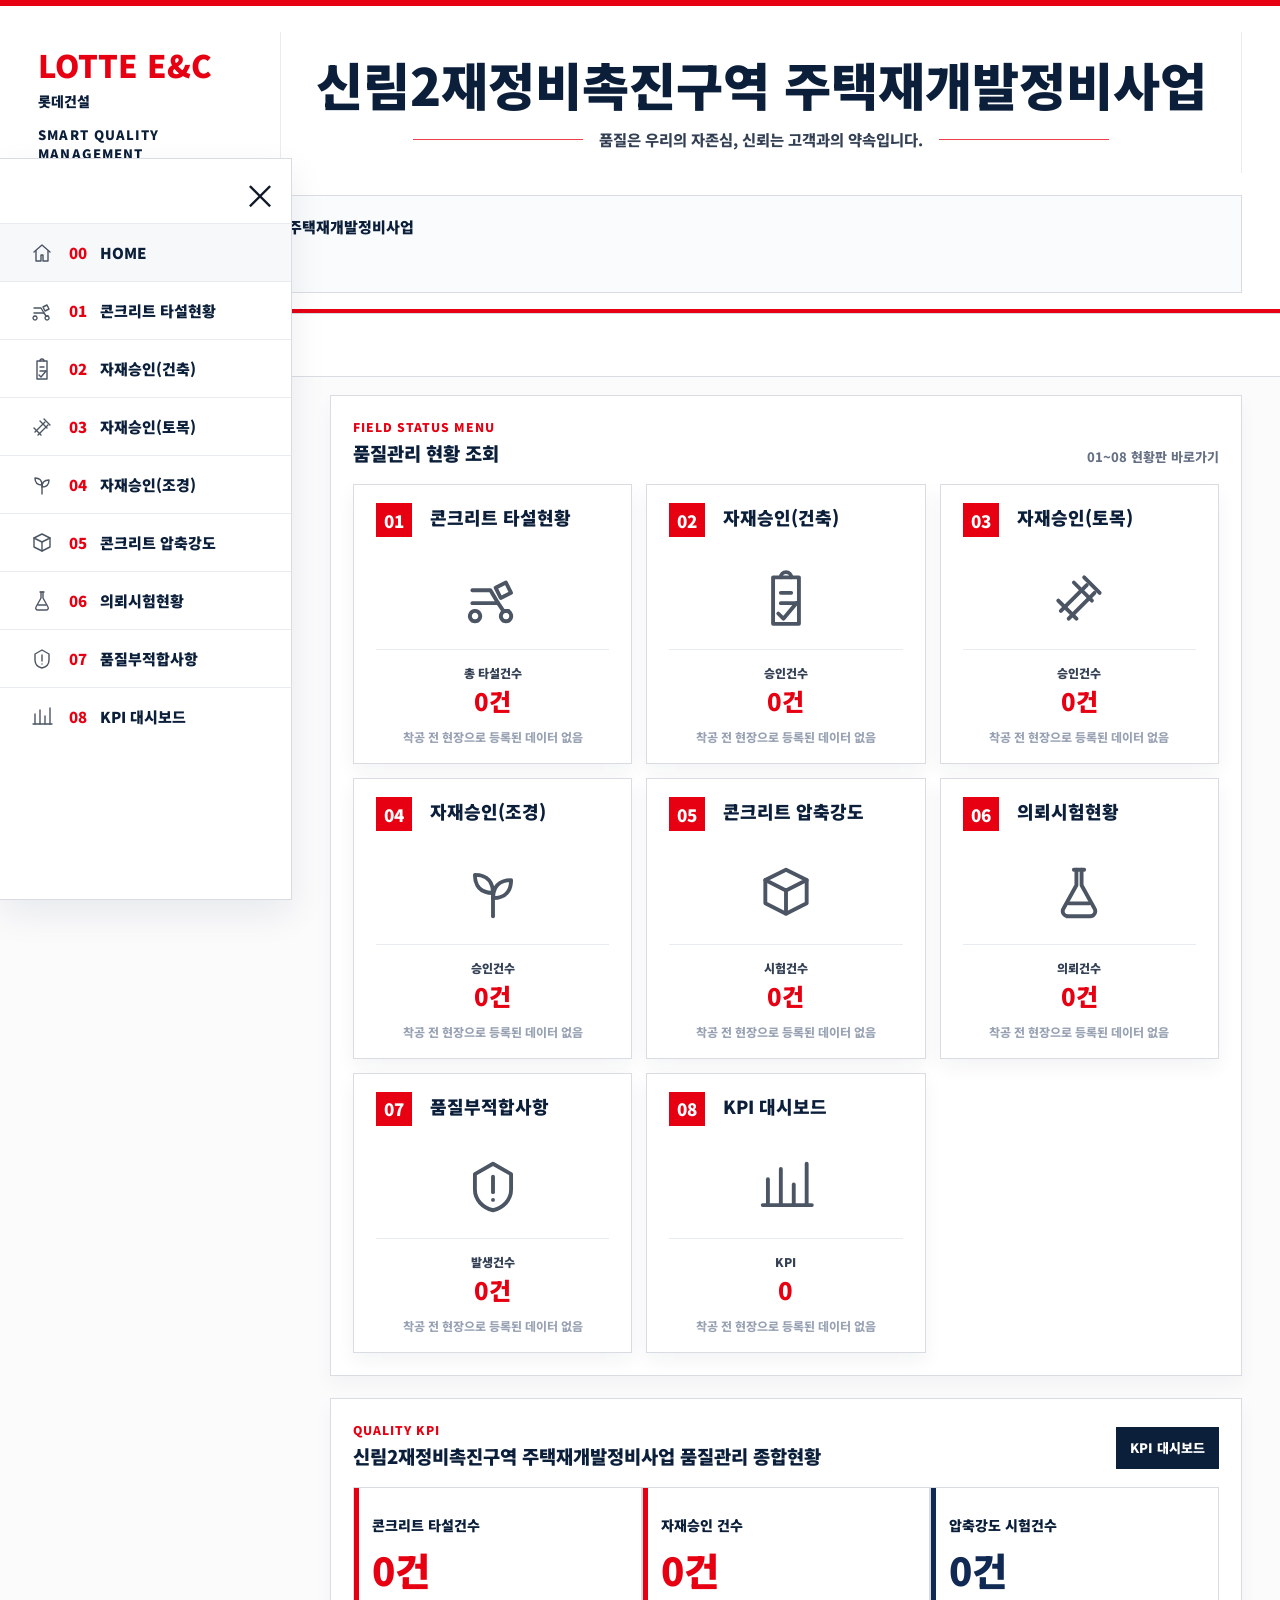
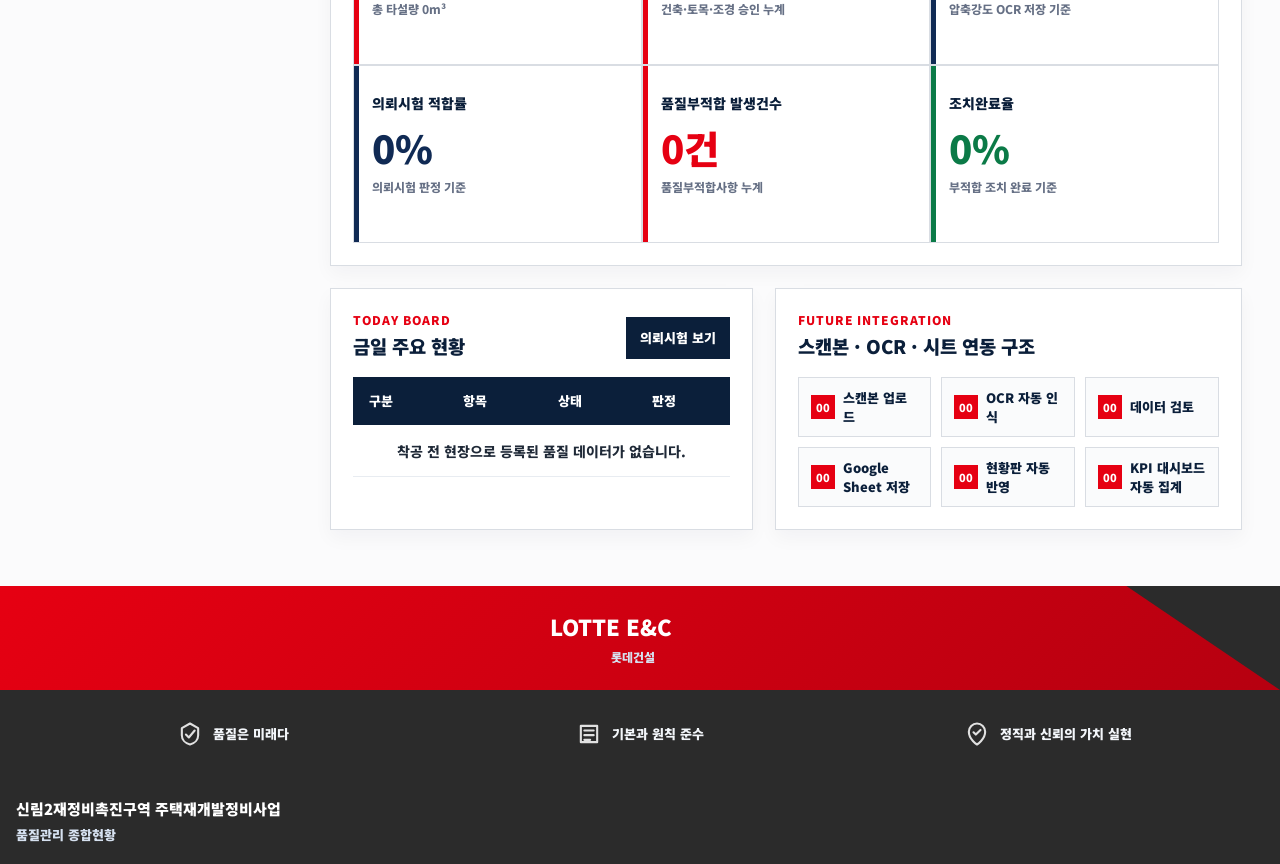
<file: index.html>
<!DOCTYPE html>
<html lang="ko">
<head>
  <meta charset="UTF-8">
  <meta name="viewport" content="width=device-width, initial-scale=1.0">
  <title>신림2재정비촉진구역 주택재개발정비사업</title>
  <link rel="preconnect" href="https://fonts.googleapis.com">
  <link rel="preconnect" href="https://fonts.gstatic.com" crossorigin>
  <link href="https://fonts.googleapis.com/css2?family=Noto+Sans+KR:wght@400;500;700;800;900&display=swap" rel="stylesheet">
  <link rel="stylesheet" href="./style.css?v=20260604-material-approval1">
</head>
<body>
  <div class="site-shell">
    <header class="board-header">
      <div class="brand-area">
        <div class="brand-mark"><span>LOTTE E&amp;C</span><small>롯데건설</small></div>
        <span>SMART QUALITY MANAGEMENT</span>
      </div>
      <div class="title-area">
        <p>LOTTE SMART QUALITY MANAGEMENT</p>
        <h1>신림2재정비촉진구역 주택재개발정비사업</h1>
        <strong>품질은 우리의 자존심, 신뢰는 고객과의 약속입니다.</strong>
      </div>
      <div class="site-info-card">
        <dl>
          <div><dt>현장명</dt><dd>신림2재정비촉진구역 주택재개발정비사업</dd></div>
          <div><dt>상태</dt><dd><span class="status-dot"></span>착공 전</dd></div>
        </dl>
      </div>
    </header>

    <nav class="top-nav open" aria-label="주요 메뉴">
      <button class="menu-toggle" aria-label="메뉴 열기">MENU</button>
      <div class="nav-scroll">
        <button class="menu-close" type="button" aria-label="메뉴 닫기">×</button>
        <a class="nav-link active" href="#home" data-target="home"><span>00</span> HOME</a>
        <a class="nav-link" href="#readyMix" data-target="readyMix"><span>01</span> 콘크리트 타설현황</a>
        <a class="nav-link" href="#materialArch" data-target="materialArch"><span>02</span> 자재승인(건축)</a>
        <a class="nav-link" href="#materialCivil" data-target="materialCivil"><span>03</span> 자재승인(토목)</a>
        <a class="nav-link" href="#materialLandscape" data-target="materialLandscape"><span>04</span> 자재승인(조경)</a>
        <a class="nav-link" href="#compressive" data-target="compressive"><span>05</span> 콘크리트 압축강도</a>
        <a class="nav-link" href="#requestTest" data-target="requestTest"><span>06</span> 의뢰시험현황</a>
        <a class="nav-link" href="#nonconformity" data-target="nonconformity"><span>07</span> 품질부적합사항</a>
        <a class="nav-link" href="#dashboard" data-target="dashboard"><span>08</span> KPI 대시보드</a>
      </div>
    </nav>

    <main class="main">
      <div class="prestart-banner">
        <strong>착공 전 현장 안내</strong>
        <p>현재 착공 전 단계로 품질 데이터가 등록되지 않았습니다. 착공 후 실시간 품질 데이터가 자동 반영됩니다.</p>
      </div>

      <section class="view active" id="home">
        <section class="section-block">
          <div class="section-title">
            <div>
              <p class="eyebrow">FIELD STATUS MENU</p>
              <h3>품질관리 현황 조회</h3>
            </div>
            <span>01~08 현황판 바로가기</span>
          </div>
          <div class="menu-card-grid" id="menuCards"></div>
        </section>

        <section class="section-block">
          <div class="section-title">
            <div>
              <p class="eyebrow">QUALITY KPI</p>
              <h3>신림2재정비촉진구역 주택재개발정비사업 품질관리 종합현황</h3>
            </div>
            <a class="text-action" href="#dashboard" data-target="dashboard">KPI 대시보드</a>
          </div>
          <div class="kpi-grid" id="mainKpis"></div>
        </section>

        <section class="split-grid">
          <div class="section-block">
            <div class="section-title">
              <div>
                <p class="eyebrow">TODAY BOARD</p>
                <h3>금일 주요 현황</h3>
              </div>
              <a class="text-action" href="#requestTest" data-target="requestTest">의뢰시험 보기</a>
            </div>
            <div class="mini-table-wrap">
              <table class="data-table compact">
                <thead>
                  <tr><th>구분</th><th>항목</th><th>상태</th><th>판정</th></tr>
                </thead>
                <tbody id="todayRows"></tbody>
              </table>
            </div>
          </div>
          <div class="section-block integration-block">
            <div class="section-title">
              <div>
                <p class="eyebrow">FUTURE INTEGRATION</p>
                <h3>스캔본 · OCR · 시트 연동 구조</h3>
              </div>
            </div>
            <ol class="flow-list">
              <li>스캔본 업로드</li>
              <li>OCR 자동 인식</li>
              <li>데이터 검토</li>
              <li>Google Sheet 저장</li>
              <li>현황판 자동 반영</li>
              <li>KPI 대시보드 자동 집계</li>
            </ol>
          </div>
        </section>
      </section>

      <section class="view" id="readyMix"><div class="status-page" data-page="readyMix"></div></section>
      <section class="view" id="materialArch"><div class="status-page" data-page="materialArch"></div></section>
      <section class="view" id="materialCivil"><div class="status-page" data-page="materialCivil"></div></section>
      <section class="view" id="materialLandscape"><div class="status-page" data-page="materialLandscape"></div></section>
      <section class="view" id="compressive"><div class="status-page" data-page="compressive"></div></section>
      <section class="view" id="requestTest"><div class="status-page" data-page="requestTest"></div></section>
      <section class="view" id="nonconformity"><div class="status-page" data-page="nonconformity"></div></section>

      <section class="view" id="dashboard">
        <div class="page-head dashboard-head">
          <div class="number-heading">
            <b>08</b>
            <div>
              <p class="eyebrow">QUALITY KPI DASHBOARD</p>
              <h2>KPI 대시보드</h2>
              <p class="page-desc">1~7번 현황 데이터를 기준으로 자동 집계됩니다.</p>
            </div>
          </div>
          <button class="text-action" data-action="refreshDashboard">데이터 재집계</button>
        </div>
        <div class="kpi-grid dashboard-kpis" id="dashboardKpis"></div>
        <div class="chart-grid">
          <article class="chart-card"><h3>월별 시험실적</h3><canvas id="monthlyChart" height="230"></canvas></article>
          <article class="chart-card"><h3>의뢰시험 적합률</h3><canvas id="passRateChart" height="230"></canvas></article>
          <article class="chart-card"><h3>공종별 부적합 현황</h3><div class="rank-list" id="tradeNcrRank"></div></article>
          <article class="chart-card"><h3>제조사별 콘크리트 타설현황</h3><div class="rank-list" id="makerReadyMixRank"></div></article>
          <article class="chart-card wide"><h3>승인상태별 자재 현황</h3><canvas id="approvalChart" height="230"></canvas></article>
        </div>
      </section>
    </main>

    <footer class="site-footer">
      <div class="footer-brand">
        <strong>LOTTE E&amp;C</strong>
        <span>롯데건설</span>
      </div>
      <div class="footer-values" aria-label="품질 가치">
        <span>
          <svg viewBox="0 0 24 24" aria-hidden="true"><path d="M12 3l7 4v6c0 4-3 7-7 8-4-1-7-4-7-8V7l7-4z"/><path d="M8.5 12.5l2.5 2.5 5-6"/></svg>
          품질은 미래다
        </span>
        <span>
          <svg viewBox="0 0 24 24" aria-hidden="true"><path d="M5 5h14v14H5z"/><path d="M8 9h8M8 13h8M8 17h5"/></svg>
          기본과 원칙 준수
        </span>
        <span>
          <svg viewBox="0 0 24 24" aria-hidden="true"><path d="M12 21s7-4.5 7-11a7 7 0 0 0-14 0c0 6.5 7 11 7 11z"/><path d="M9 10.5l2 2 4-4"/></svg>
          정직과 신뢰의 가치 실현
        </span>
      </div>
      <p><strong>신림2재정비촉진구역 주택재개발정비사업</strong><span>품질관리 종합현황</span></p>
    </footer>
  </div>

  <div class="toast" id="toast" role="status" aria-live="polite"></div>
  <script src="./data.js?v=20260604-material-approval1"></script>
  <script src="./config.js?v=20260604-material-approval1"></script>
  <script src="./script.js?v=20260604-material-approval1"></script>
</body>
</html>
</file>
<file: style.css>
:root {
  --lotte-red: #E60012;
  --lotte-red-dark: #B4000E;
  --navy: #0B1F3A;
  --navy-2: #102A54;
  --ink: #111827;
  --muted: #667085;
  --line: #D9DDE3;
  --line-soft: #E8ECF1;
  --bg: #F7F8FA;
  --panel: #FFFFFF;
  --green: #039855;
  --blue: #2563EB;
  --orange: #F79009;
  --shadow: 0 10px 24px rgba(11, 31, 58, 0.07);
}

* { box-sizing: border-box; }
html { scroll-behavior: smooth; }

body {
  margin: 0;
  font-family: "Noto Sans KR", "Malgun Gothic", Arial, sans-serif;
  background: #fbfbfc;
  color: var(--ink);
}

button, input, select { font: inherit; }
button { cursor: pointer; border: 0; }
a { color: inherit; text-decoration: none; }

.site-shell {
  min-height: 100vh;
  display: flex;
  flex-direction: column;
  border-top: 6px solid var(--lotte-red);
}

.board-header {
  position: relative;
  display: grid;
  grid-template-columns: 280px minmax(0, 1fr) 360px;
  gap: 22px;
  align-items: stretch;
  width: 100%;
  margin: 0 auto;
  padding: 26px clamp(18px, 3vw, 42px) 20px;
  background: #fff;
  border: 0;
  border-bottom: 1px solid var(--line);
  box-shadow: none;
}

.board-header::after {
  content: "";
  position: absolute;
  left: 0;
  right: 0;
  bottom: 0;
  height: 4px;
  background: var(--lotte-red);
}

.brand-area {
  position: relative;
  display: flex;
  flex-direction: column;
  justify-content: center;
  gap: 14px;
  padding: 10px 0;
  background: #fff;
  border: 0;
}

.brand-mark {
  width: max-content;
  display: grid;
  gap: 4px;
  padding: 0;
  background: transparent;
  color: var(--lotte-red);
  font-size: 29px;
  font-weight: 900;
  letter-spacing: 0;
  box-shadow: none;
}

.brand-mark span {
  color: var(--lotte-red);
  font-size: 31px;
  font-weight: 900;
  letter-spacing: 0;
}

.brand-mark small {
  color: var(--navy);
  font-size: 14px;
  font-weight: 900;
}

.brand-area > span {
  color: var(--navy);
  font-size: 13px;
  font-weight: 900;
  letter-spacing: .08em;
}

.title-area {
  display: grid;
  align-content: center;
  text-align: center;
  min-height: 132px;
  border-left: 1px solid var(--line-soft);
  border-right: 1px solid var(--line-soft);
  padding: 0 18px;
}

.title-area p {
  margin: 0 0 6px;
  color: transparent;
  height: 0;
  margin: 0;
  font-size: clamp(13px, 1.2vw, 18px);
  font-weight: 900;
}

.title-area h1 {
  margin: 0;
  color: var(--navy);
  font-size: clamp(34px, 4vw, 60px);
  line-height: 1.16;
  font-weight: 900;
  letter-spacing: 0;
}

.title-area strong {
  position: relative;
  display: inline-flex;
  justify-self: center;
  align-items: center;
  gap: 16px;
  margin-top: 14px;
  color: #344054;
  font-size: clamp(14px, 1.2vw, 17px);
  font-weight: 800;
}

.title-area strong::before,
.title-area strong::after {
  content: "";
  width: 170px;
  height: 1px;
  background: var(--lotte-red);
  opacity: .75;
}

.site-info-card {
  display: grid;
  align-content: center;
  padding: 20px;
  background: #FAFBFC;
  border: 1px solid var(--line);
  box-shadow: none;
}

.site-info-card dl,
.site-info-card dd {
  margin: 0;
}

.site-info-card dl {
  display: grid;
  gap: 14px;
}

.site-info-card div {
  display: grid;
  grid-template-columns: 78px 1fr;
  gap: 12px;
  align-items: center;
}

.site-info-card dt {
  color: var(--lotte-red);
  font-size: 13px;
  font-weight: 900;
}

.site-info-card dd {
  color: var(--navy);
  font-size: 15px;
  font-weight: 900;
  line-height: 1.4;
}

.status-dot {
  display: inline-block;
  width: 8px;
  height: 8px;
  margin-right: 7px;
  border-radius: 999px;
  background: var(--orange);
}

.top-nav {
  position: sticky;
  top: 0;
  z-index: 30;
  display: flex;
  align-items: center;
  gap: 12px;
  width: 100%;
  margin: 0;
  padding: 10px clamp(18px, 3vw, 42px);
  background: #fff;
  color: var(--navy);
  box-shadow: none;
  border-bottom: 1px solid var(--line);
}

.menu-toggle {
  display: inline-grid;
  place-items: center;
  height: 42px;
  padding: 0 14px;
  gap: 8px;
  background: transparent;
  color: var(--navy);
  font-weight: 900;
}

.menu-toggle::before {
  content: "☰";
  color: var(--navy);
  font-size: 22px;
  line-height: 1;
}

.nav-scroll {
  position: fixed;
  top: 158px;
  left: 0;
  width: 292px;
  min-height: calc(100vh - 158px);
  display: none;
  flex-direction: column;
  gap: 0;
  padding: 64px 0 18px;
  background: #fff;
  border: 1px solid var(--line);
  border-left: 0;
  box-shadow: 0 14px 34px rgba(11, 31, 58, .08);
}

.top-nav.open .nav-scroll { display: flex; }

.nav-link {
  width: 100%;
  display: inline-flex;
  align-items: center;
  gap: 8px;
  min-height: 58px;
  padding: 0 28px;
  border: 0;
  border-top: 1px solid var(--line-soft);
  color: var(--navy);
  background: #fff;
  font-size: 15px;
  font-weight: 900;
  transition: background .2s ease, border-color .2s ease;
}

.nav-link span {
  display: grid;
  place-items: center;
  width: 28px;
  height: 26px;
  background: transparent;
  color: var(--lotte-red);
  font-weight: 900;
}

.nav-link .nav-icon {
  width: 28px;
  height: 28px;
  display: grid;
  place-items: center;
  color: #4B5563;
  background: transparent;
  flex: 0 0 auto;
}

.nav-link .nav-icon .line-icon {
  width: 24px;
  height: 24px;
  stroke-width: 1.4;
}

.nav-link:hover,
.nav-link.active {
  background: #F7F8FA;
  border-color: var(--line-soft);
  color: var(--navy);
}

.menu-close {
  position: absolute;
  top: 18px;
  right: 20px;
  width: 34px;
  height: 34px;
  background: transparent;
  color: var(--ink);
  font-size: 34px;
  line-height: 1;
}

.main {
  width: min(1500px, 100%);
  margin: 0 auto;
  padding: 18px clamp(14px, 3vw, 42px) 34px;
  transition: padding-left .2s ease;
}

.top-nav.open + .main {
  width: min(1500px, calc(100% - 292px));
  margin-left: 292px;
  margin-right: 0;
}

.view {
  display: none;
  animation: rise .28s ease both;
}

.view.active { display: block; }

@keyframes rise {
  from { opacity: 0; transform: translateY(8px); }
  to { opacity: 1; transform: translateY(0); }
}

.prestart-banner {
  display: none;
  align-items: center;
  gap: 16px;
  margin-bottom: 22px;
  padding: 16px 18px;
  background: #fff;
  border: 1px solid var(--line);
  border-left: 6px solid var(--lotte-red);
  box-shadow: var(--shadow);
}

.prestart-banner strong {
  flex: 0 0 auto;
  color: var(--lotte-red);
  font-weight: 900;
}

.prestart-banner p {
  margin: 0;
  color: #344054;
  font-size: 14px;
  font-weight: 800;
  line-height: 1.55;
}

.overview-board {
  display: grid;
  grid-template-columns: minmax(0, 1fr) 520px;
  gap: 22px;
  align-items: stretch;
  margin-bottom: 22px;
  padding: clamp(22px, 3vw, 34px);
  background:
    linear-gradient(90deg, rgba(11,31,58,.96), rgba(16,42,84,.92)),
    repeating-linear-gradient(90deg, rgba(255,255,255,.06) 0 1px, transparent 1px 72px);
  color: #fff;
  border: 1px solid #193C6B;
  box-shadow: var(--shadow);
}

.overview-board h2 {
  margin: 8px 0 10px;
  font-size: clamp(28px, 3vw, 44px);
  line-height: 1.12;
  font-weight: 900;
}

.overview-board span {
  color: #CAD8EA;
  font-weight: 800;
}

.eyebrow {
  margin: 0 0 4px;
  color: var(--lotte-red);
  font-size: 12px;
  font-weight: 900;
  letter-spacing: .08em;
  text-transform: uppercase;
}

.overview-board .eyebrow {
  color: #fff;
}

.board-mini {
  display: grid;
  grid-template-columns: repeat(2, minmax(0, 1fr));
  gap: 12px;
}

.board-mini div {
  min-height: 112px;
  padding: 18px;
  background: rgba(255,255,255,.08);
  border: 1px solid rgba(255,255,255,.18);
}

.board-mini span {
  display: block;
  color: #CFE0F5;
  font-size: 13px;
  font-weight: 900;
}

.board-mini strong {
  display: block;
  margin-top: 10px;
  color: #fff;
  font-size: clamp(32px, 3vw, 48px);
  font-weight: 900;
}

.section-block,
.chart-card {
  background: #fff;
  border: 1px solid var(--line);
  box-shadow: 0 8px 18px rgba(11, 31, 58, 0.04);
}

.section-block {
  padding: 22px;
  margin-bottom: 22px;
}

.section-title,
.page-head {
  display: flex;
  justify-content: space-between;
  align-items: flex-end;
  gap: 18px;
  margin-bottom: 18px;
}

.section-title h3,
.page-head h2,
.chart-card h3 {
  margin: 0;
  color: var(--navy);
  font-weight: 900;
}

.section-title span,
.page-desc {
  color: var(--muted);
  font-size: 13px;
  font-weight: 800;
}

.page-desc {
  margin: 8px 0 0;
  line-height: 1.55;
}

.text-action {
  min-height: 42px;
  display: inline-grid;
  place-items: center;
  padding: 0 14px;
  background: var(--navy);
  color: #fff;
  font-size: 13px;
  font-weight: 900;
}

.menu-card-grid {
  display: grid;
  grid-template-columns: repeat(4, minmax(0, 1fr));
  gap: 14px;
}

.menu-card {
  position: relative;
  min-height: 204px;
  display: grid;
  align-content: start;
  justify-items: center;
  gap: 10px;
  padding: 20px 22px 18px;
  background: #fff;
  border: 1px solid var(--line);
  box-shadow: 0 8px 18px rgba(11, 31, 58, 0.05);
  transition: transform .2s ease, box-shadow .2s ease, border-color .2s ease;
}

.menu-card:hover {
  transform: translateY(-4px);
  border-color: rgba(230, 0, 18, .45);
  box-shadow: 0 18px 36px rgba(11, 31, 58, .12);
}

.menu-card b,
.number-heading b {
  display: grid;
  place-items: center;
  width: 52px;
  height: 36px;
  background: var(--lotte-red);
  color: #fff;
  font-size: 17px;
  font-weight: 900;
  line-height: 1;
}

.menu-card b {
  position: absolute;
  left: 22px;
  top: 18px;
  width: 36px;
  height: 34px;
}

.menu-card strong {
  display: block;
  width: 100%;
  padding-left: 54px;
  color: var(--navy);
  font-size: 18px;
  font-weight: 900;
  line-height: 1.35;
}

.card-icon {
  width: 74px;
  height: 74px;
  display: grid;
  place-items: center;
  margin-top: 22px;
  color: #4B5563;
}

.menu-card em {
  width: 100%;
  display: grid;
  justify-items: center;
  align-items: center;
  gap: 2px;
  margin-top: 4px;
  padding-top: 14px;
  border-top: 1px solid var(--line-soft);
  font-style: normal;
}

.menu-card i {
  color: #344054;
  font-size: 12px;
  font-style: normal;
  font-weight: 900;
}

.menu-card mark {
  background: transparent;
  color: var(--lotte-red);
  font-size: 24px;
  font-weight: 900;
}

.menu-card small {
  color: #98A2B3;
  font-size: 12px;
  font-weight: 800;
}

.line-icon {
  width: 62px;
  height: 62px;
  fill: none;
  stroke: currentColor;
  stroke-width: 1.5;
  stroke-linecap: round;
  stroke-linejoin: round;
}

.kpi-grid {
  display: grid;
  grid-template-columns: repeat(5, minmax(0, 1fr));
  gap: 0;
}

.kpi-card {
  position: relative;
  min-height: 178px;
  padding: 24px 18px;
  background: #fff;
  border: 1px solid var(--line);
  box-shadow: none;
  overflow: hidden;
}

.kpi-card::before {
  content: "";
  position: absolute;
  inset: 0 auto 0 0;
  width: 5px;
  background: var(--accent, var(--lotte-red));
}

.kpi-card span {
  color: var(--navy);
  font-size: 14px;
  font-weight: 900;
}

.kpi-card strong {
  display: block;
  margin-top: 14px;
  color: var(--accent, var(--lotte-red));
  font-size: clamp(30px, 3vw, 42px);
  line-height: 1;
  font-weight: 900;
}

.kpi-card small {
  display: block;
  margin-top: 12px;
  color: var(--muted);
  font-size: 12px;
  font-weight: 800;
  line-height: 1.45;
}

.split-grid {
  display: grid;
  grid-template-columns: .95fr 1.05fr;
  gap: 22px;
}

.mini-table-wrap,
.table-wrap {
  overflow-x: auto;
}

.data-table {
  width: 100%;
  min-width: 760px;
  border-collapse: collapse;
}

.data-table th {
  height: 48px;
  padding: 0 16px;
  background: var(--navy);
  color: #fff;
  text-align: left;
  font-size: 13px;
  font-weight: 900;
  white-space: nowrap;
}

.data-table td {
  height: 52px;
  padding: 0 16px;
  border-bottom: 1px solid var(--line-soft);
  color: #1F2937;
  font-size: 14px;
  font-weight: 800;
  white-space: nowrap;
}

.data-table tr:nth-child(even) td {
  background: #FAFBFC;
}

.compact { min-width: 0; }

.empty-cell {
  height: 92px;
  text-align: center;
  color: var(--muted);
}

.flow-list {
  margin: 0;
  padding: 0;
  list-style: none;
  display: grid;
  grid-template-columns: repeat(3, minmax(0, 1fr));
  gap: 10px;
}

.flow-list li {
  position: relative;
  min-height: 48px;
  display: flex;
  align-items: center;
  padding: 10px 12px 10px 44px;
  background: #FAFBFC;
  border: 1px solid var(--line);
  color: var(--navy);
  font-size: 13px;
  font-weight: 900;
}

.flow-list li::before {
  content: counter(list-item, decimal-leading-zero);
  position: absolute;
  left: 12px;
  width: 24px;
  height: 24px;
  display: grid;
  place-items: center;
  background: var(--lotte-red);
  color: #fff;
  font-size: 11px;
  font-weight: 900;
}

.number-heading {
  display: flex;
  align-items: flex-start;
  gap: 14px;
}

.status-page .page-head,
.dashboard-head {
  align-items: flex-start;
  padding: 22px;
  background: #fff;
  border: 1px solid var(--line);
  box-shadow: 0 8px 18px rgba(11, 31, 58, 0.05);
}

.upload-panel {
  width: min(360px, 100%);
  padding: 14px;
  background: #FFF7F7;
  border: 1px solid rgba(230, 0, 18, .22);
}

.scan-upload {
  display: block;
}

.scan-upload input {
  position: absolute;
  inline-size: 1px;
  block-size: 1px;
  opacity: 0;
  pointer-events: none;
}

.scan-upload span {
  min-height: 42px;
  display: grid;
  place-items: center;
  background: var(--lotte-red);
  color: #fff;
  font-weight: 900;
}

.upload-panel p {
  margin: 10px 0 0;
  color: #8A2630;
  font-size: 12px;
  font-weight: 800;
  line-height: 1.45;
}

.summary-grid {
  display: grid;
  grid-template-columns: repeat(4, minmax(0, 1fr));
  gap: 14px;
  margin-bottom: 18px;
}

.summary-grid article {
  min-height: 104px;
  padding: 18px;
  background: #fff;
  border: 1px solid var(--line);
  box-shadow: 0 8px 18px rgba(11, 31, 58, 0.05);
}

.summary-grid span {
  display: block;
  color: var(--muted);
  font-size: 13px;
  font-weight: 900;
}

.summary-grid strong {
  display: block;
  margin-top: 10px;
  color: var(--navy);
  font-size: 30px;
  font-weight: 900;
}

.table-toolbar {
  display: grid;
  grid-template-columns: minmax(220px, 1fr) 220px;
  gap: 12px;
  align-items: end;
  padding: 16px;
  background: #fff;
  border: 1px solid var(--line);
  border-bottom: 0;
}

label {
  display: grid;
  gap: 8px;
  color: var(--navy);
  font-size: 13px;
  font-weight: 900;
}

input,
select {
  width: 100%;
  height: 46px;
  padding: 0 12px;
  background: #fff;
  border: 1px solid var(--line);
  color: var(--ink);
  outline: 0;
}

input:focus,
select:focus {
  border-color: var(--lotte-red);
  box-shadow: 0 0 0 3px rgba(230, 0, 18, .12);
}

.table-wrap {
  background: #fff;
  border: 1px solid var(--line);
  box-shadow: var(--shadow);
}

.badge {
  display: inline-flex;
  align-items: center;
  min-height: 26px;
  padding: 0 9px;
  border-radius: 999px;
  font-size: 12px;
  font-weight: 900;
}

.badge.pass { background: rgba(3,152,85,.12); color: var(--green); }
.badge.progress { background: rgba(37,99,235,.12); color: var(--blue); }
.badge.delay { background: rgba(247,144,9,.14); color: #B54708; }
.badge.fail { background: rgba(230,0,18,.12); color: var(--lotte-red); }

.dashboard-kpis {
  grid-template-columns: repeat(5, minmax(0, 1fr));
  margin-bottom: 22px;
}

.chart-grid {
  display: grid;
  grid-template-columns: repeat(2, minmax(0, 1fr));
  gap: 18px;
}

.chart-card {
  min-height: 320px;
  padding: 22px;
}

.chart-card.wide {
  grid-column: span 2;
}

.chart-card h3 {
  margin-bottom: 16px;
  font-size: 18px;
}

.rank-list {
  display: grid;
  gap: 14px;
}

.rank-row {
  display: grid;
  grid-template-columns: 120px 1fr 42px;
  align-items: center;
  gap: 10px;
  color: var(--navy);
  font-weight: 900;
}

.rank-bar {
  height: 10px;
  background: #EEF2F6;
  overflow: hidden;
}

.rank-bar span {
  display: block;
  height: 100%;
  background: var(--lotte-red);
}

.toast {
  position: fixed;
  right: 24px;
  bottom: 24px;
  max-width: 360px;
  padding: 14px 16px;
  background: var(--navy);
  color: #fff;
  box-shadow: var(--shadow);
  transform: translateY(20px);
  opacity: 0;
  pointer-events: none;
  transition: opacity .2s ease, transform .2s ease;
  z-index: 50;
}

.toast.show {
  opacity: 1;
  transform: translateY(0);
}

.site-footer {
  margin-top: auto;
  display: grid;
  grid-template-columns: 280px minmax(0, 1fr) 380px;
  align-items: stretch;
  gap: 0;
  width: 100%;
  margin-left: auto;
  margin-right: auto;
  margin-bottom: 0;
  min-height: 104px;
  padding: 0;
  background: #2B2B2B;
  color: #fff;
}

.footer-brand {
  position: relative;
  display: flex;
  flex-direction: column;
  align-items: center;
  justify-content: center;
  gap: 6px;
  min-height: 104px;
  padding: 18px 34px 18px 20px;
  background: linear-gradient(135deg, var(--lotte-red), #B60010);
  clip-path: polygon(0 0, 88% 0, 100% 100%, 0 100%);
}

.footer-brand strong {
  min-width: 166px;
  padding: 0;
  background: transparent;
  color: #fff;
  font-size: 22px;
  font-weight: 900;
}

.footer-brand span {
  color: #D6E1F0;
  font-size: 12px;
  font-weight: 900;
}

.footer-values {
  display: grid;
  grid-template-columns: repeat(3, minmax(0, 1fr));
  gap: 18px;
  align-items: center;
  padding: 20px clamp(18px, 3vw, 42px);
}

.footer-values span {
  display: flex;
  align-items: center;
  justify-content: center;
  gap: 9px;
  min-height: 48px;
  color: #F3F6FA;
  font-size: 13px;
  font-weight: 900;
  text-align: center;
  line-height: 1.35;
}

.footer-values svg {
  width: 28px;
  height: 28px;
  flex: 0 0 auto;
  fill: none;
  stroke: #fff;
  stroke-width: 1.8;
  stroke-linecap: round;
  stroke-linejoin: round;
  opacity: .86;
}

.site-footer p {
  margin: 0;
  display: grid;
  align-content: center;
  gap: 5px;
  color: #fff;
  text-align: right;
  padding: 20px clamp(18px, 3vw, 42px) 20px 16px;
}

.site-footer p strong {
  color: #fff;
  font-size: 15px;
  font-weight: 900;
  line-height: 1.45;
}

.site-footer p span {
  color: #D6E1F0;
  font-size: 13px;
  font-weight: 900;
}

@media (max-width: 1280px) {
  .board-header { grid-template-columns: 220px minmax(0, 1fr); }
  .site-info-card { grid-column: 1 / -1; }
  .overview-board { grid-template-columns: 1fr; }
  .menu-card-grid { grid-template-columns: repeat(3, minmax(0, 1fr)); }
  .kpi-grid,
  .dashboard-kpis { grid-template-columns: repeat(3, minmax(0, 1fr)); }
  .site-footer {
    grid-template-columns: 1fr;
    align-items: start;
  }
  .footer-values {
    width: 100%;
    grid-template-columns: repeat(3, minmax(0, 1fr));
  }
  .site-footer p {
    text-align: left;
  }
}

@media (max-width: 980px) {
  .board-header {
    grid-template-columns: 1fr;
    text-align: left;
  }
  .title-area {
    text-align: left;
    border: 0;
    padding: 0;
    min-height: auto;
  }
  .top-nav {
    align-items: flex-start;
    flex-direction: column;
  }
  .nav-scroll {
    position: fixed;
    top: 148px;
    width: 100%;
  }
  .top-nav.open + .main {
    width: min(1500px, 100%);
    margin-left: auto;
    margin-right: auto;
  }
  .split-grid,
  .chart-grid { grid-template-columns: 1fr; }
  .chart-card.wide { grid-column: auto; }
  .menu-card-grid { grid-template-columns: repeat(2, minmax(0, 1fr)); }
  .summary-grid { grid-template-columns: repeat(2, minmax(0, 1fr)); }
  .table-toolbar { grid-template-columns: 1fr; }
}

@media (max-width: 640px) {
  .board-header {
    padding: 20px 14px 18px;
  }
  .site-info-card div {
    grid-template-columns: 1fr;
    gap: 4px;
  }
  .main {
    padding: 18px 12px 26px;
  }
  .prestart-banner,
  .section-title,
  .page-head,
  .number-heading {
    align-items: flex-start;
    flex-direction: column;
  }
  .board-mini,
  .menu-card-grid,
  .kpi-grid,
  .dashboard-kpis,
  .summary-grid,
  .flow-list {
    grid-template-columns: 1fr;
  }
  .compact { min-width: 560px; }
  .footer-values {
    grid-template-columns: 1fr;
    gap: 8px;
    padding: 18px;
  }
  .footer-values span {
    justify-content: flex-start;
  }
  .footer-brand {
    width: 100%;
    clip-path: none;
    align-items: flex-start;
  }
  .site-footer p {
    padding: 18px;
    text-align: left;
  }
  .toast {
    left: 12px;
    right: 12px;
    bottom: 12px;
  }
}
</file>
